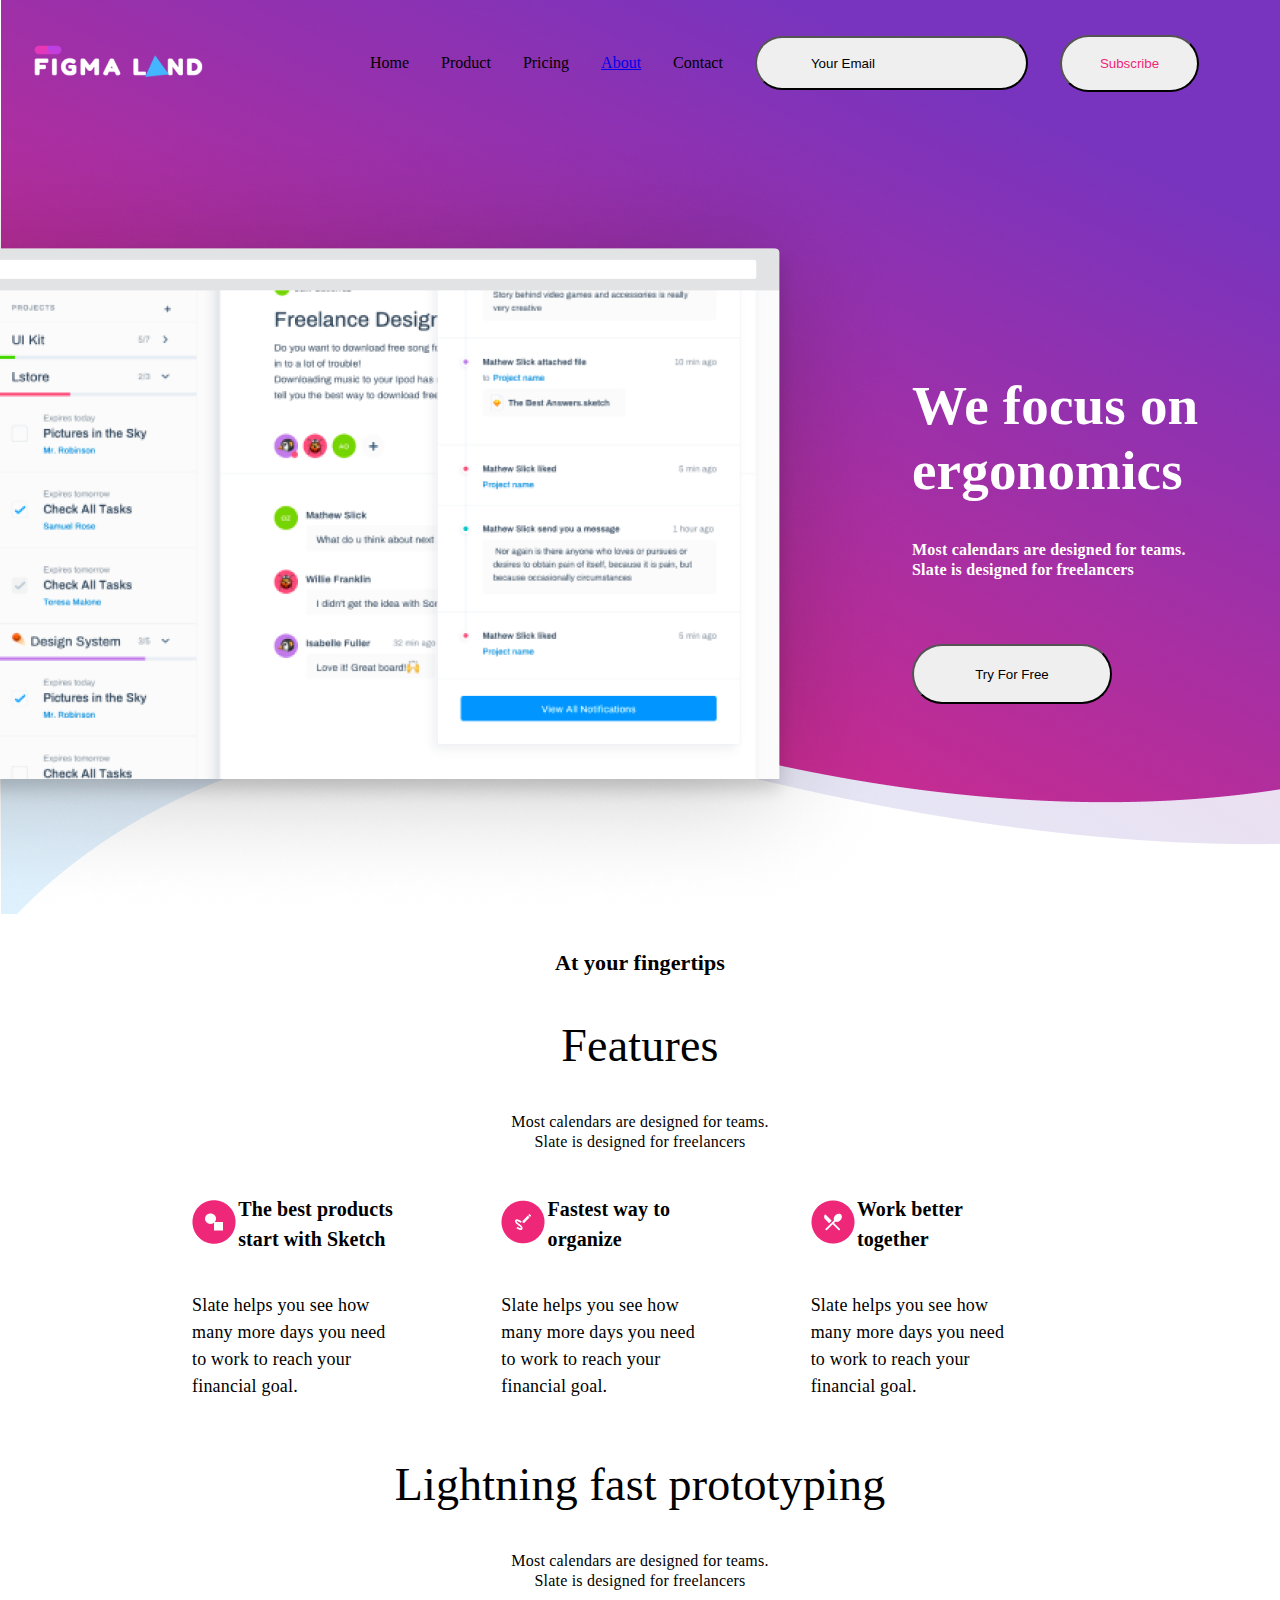
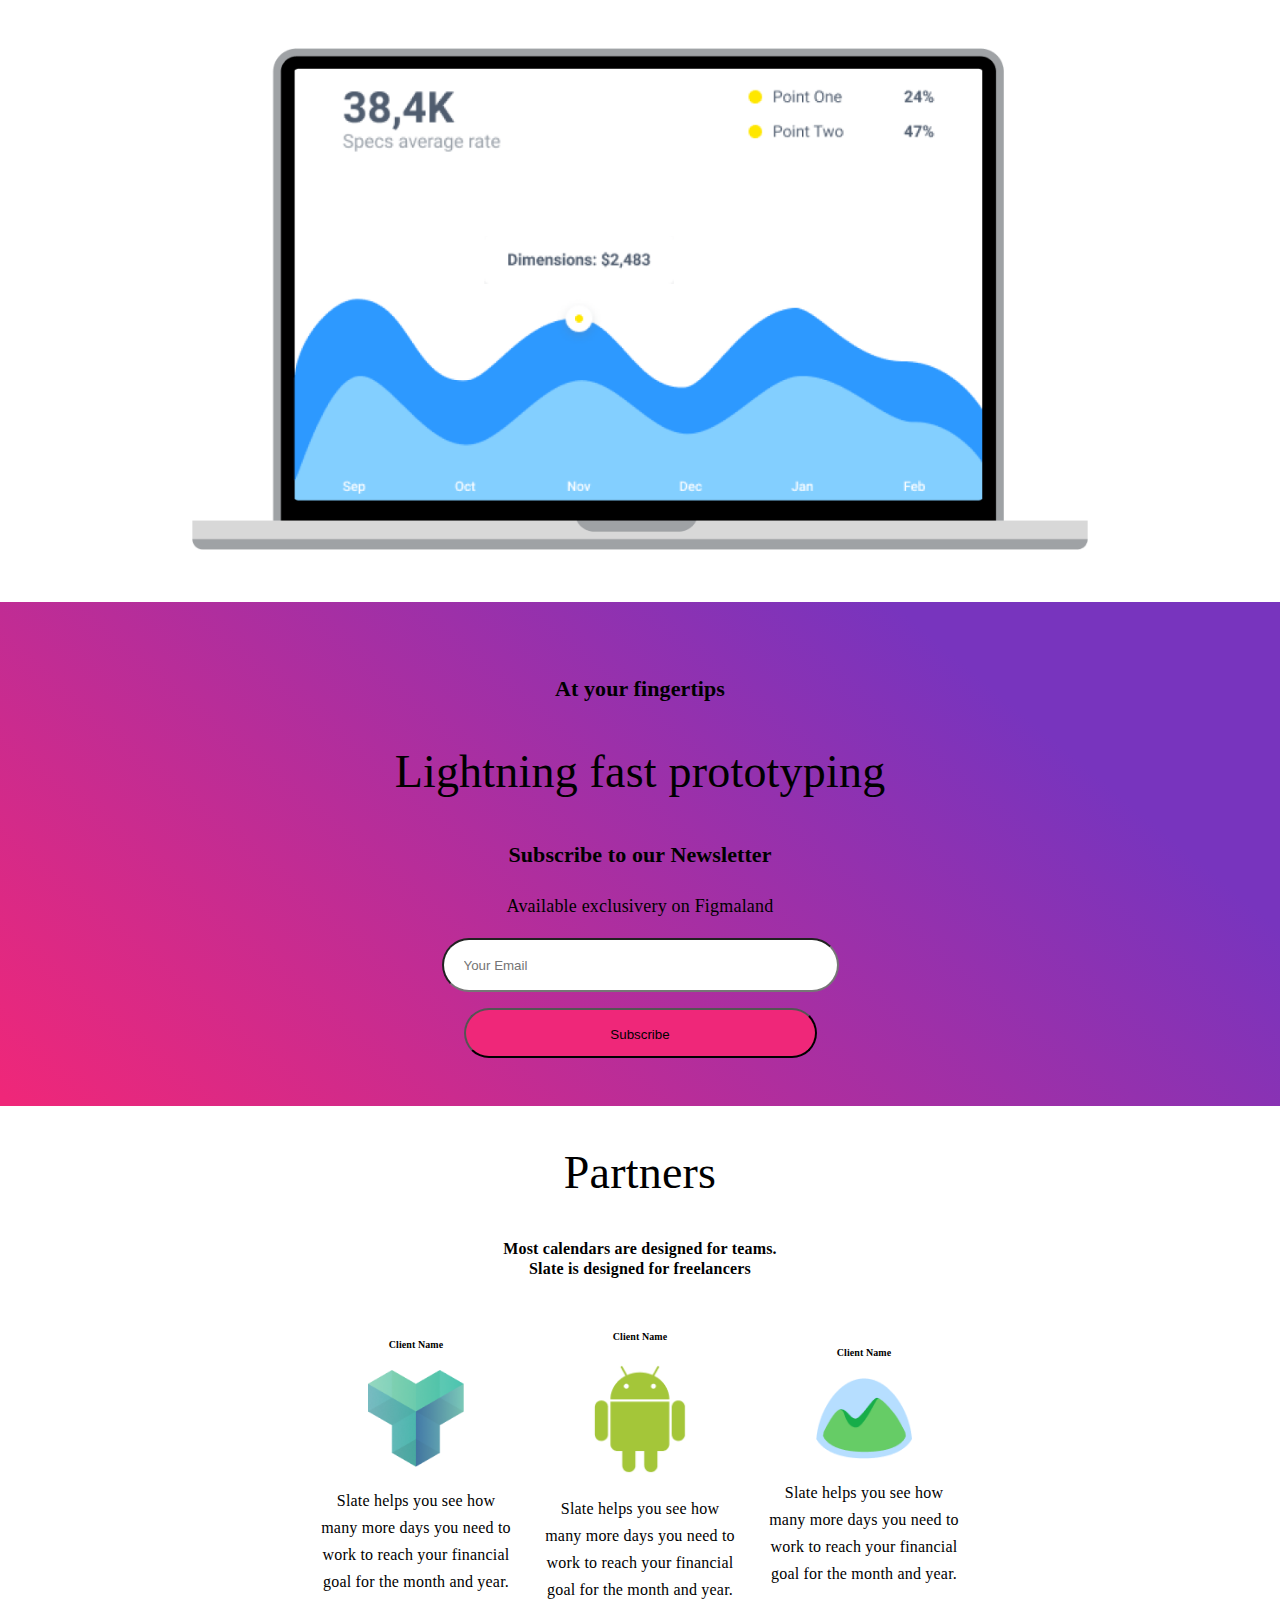
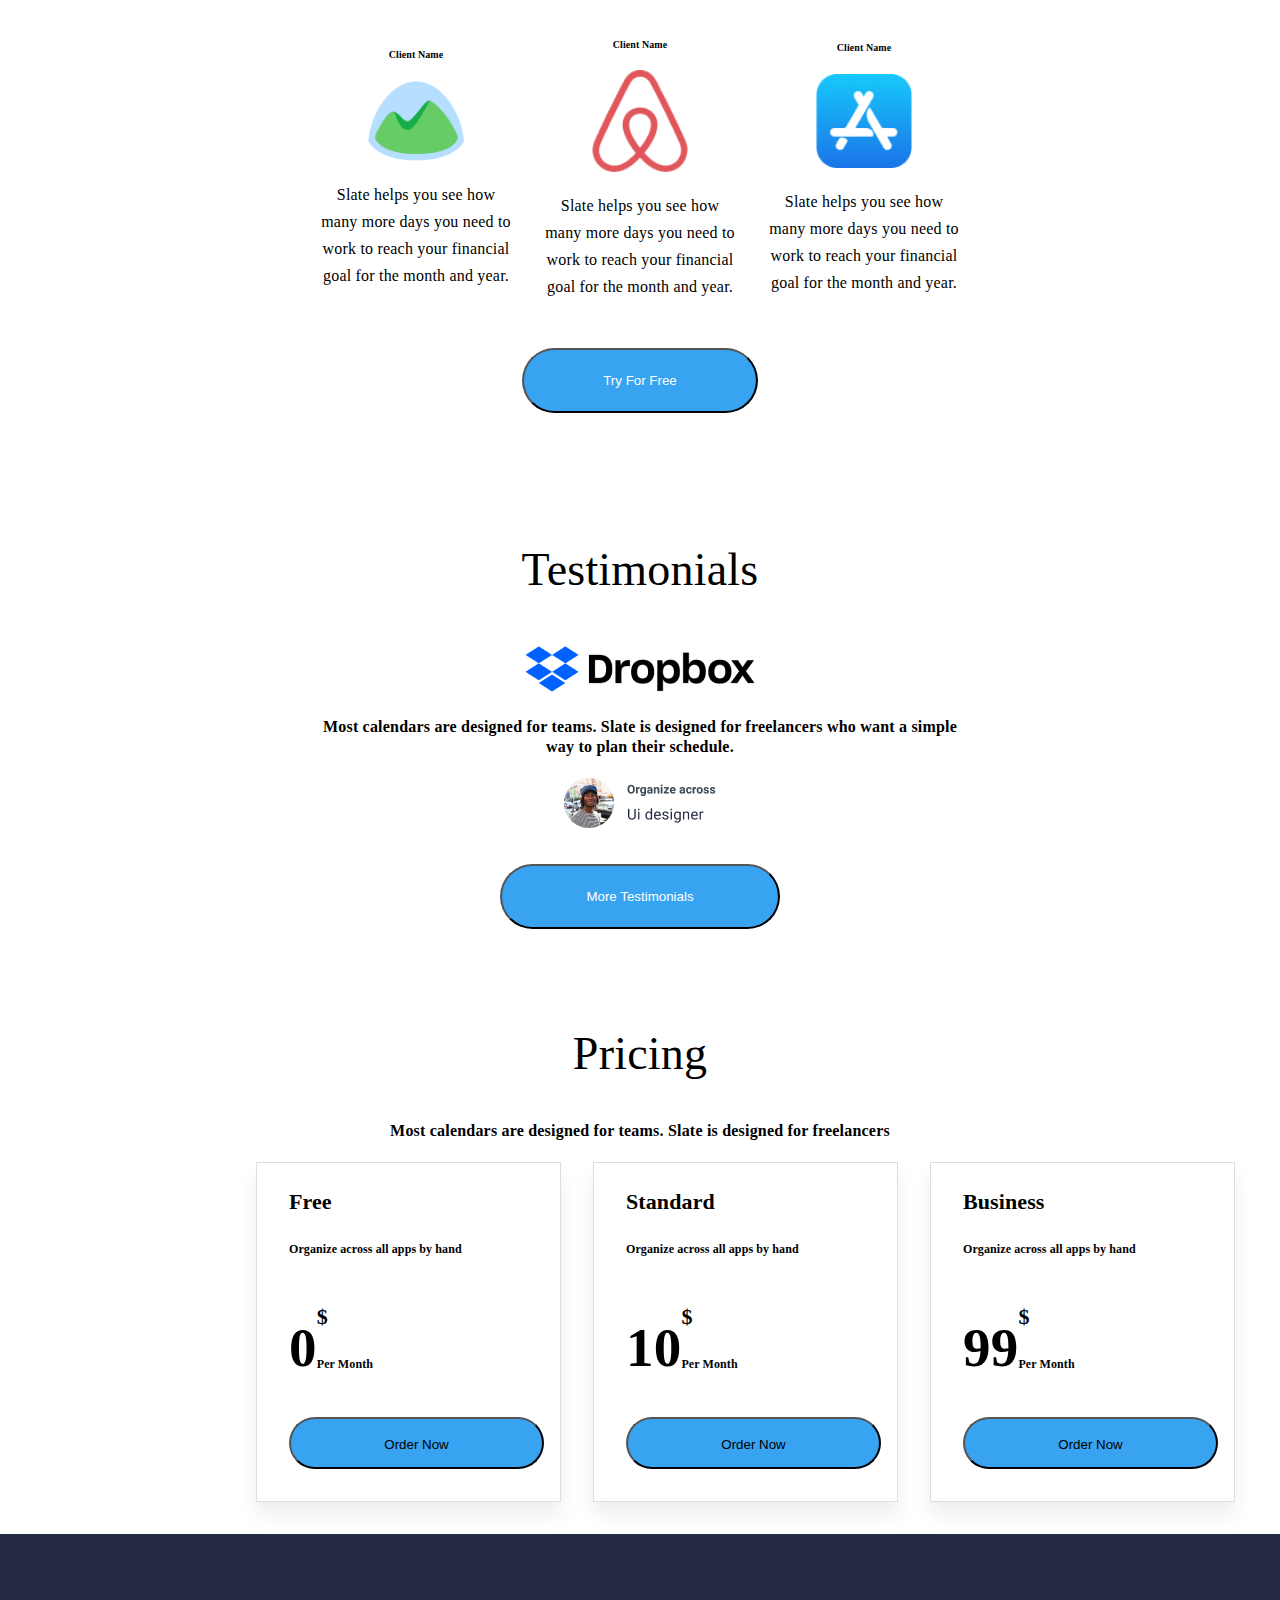
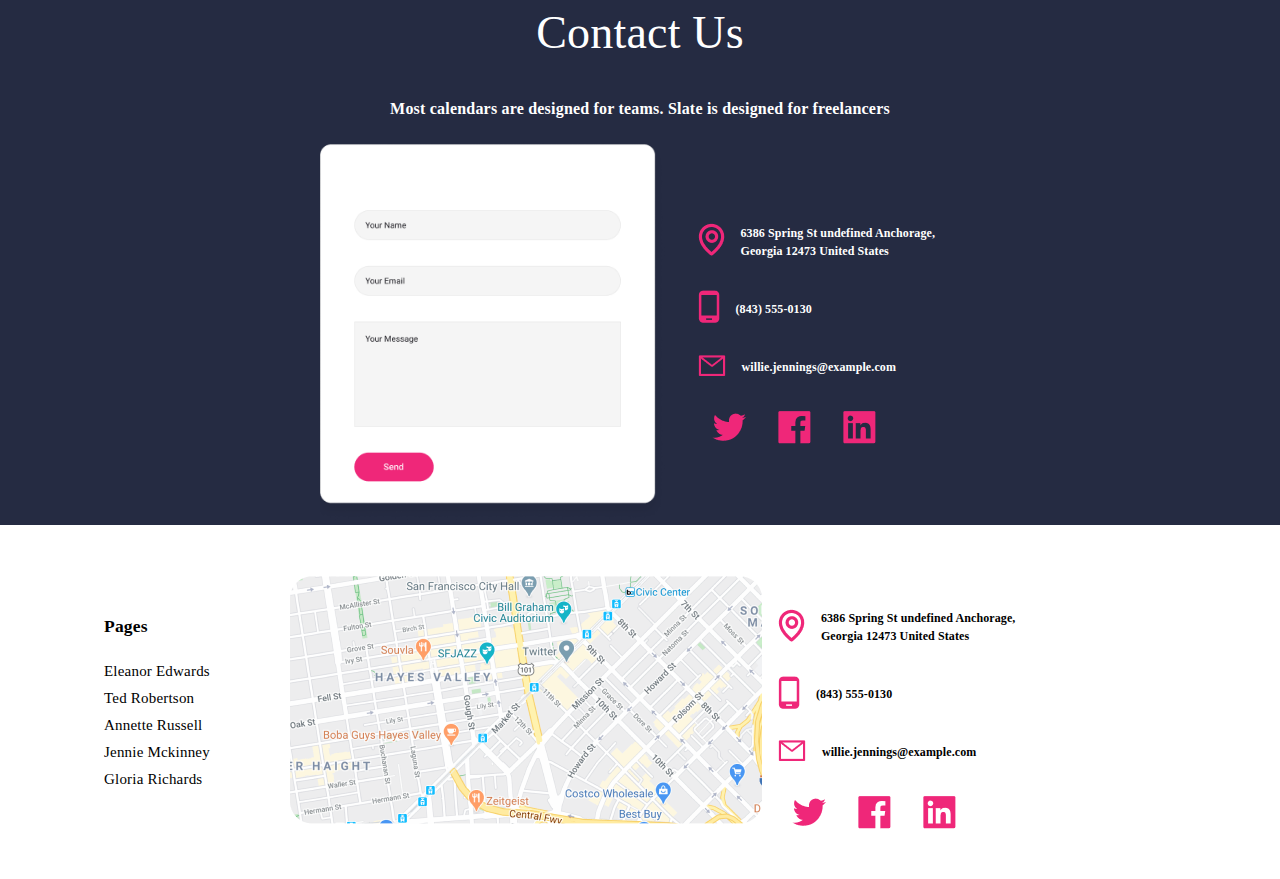
<file: index.html>
<!DOCTYPE html>
<html lang="en">
<head>
    <meta charset="UTF-8">
    <meta name="viewport" content="width=device-width, initial-scale=1.0">
    <title>figmaland</title>
    <link rel="stylesheet" href="style.css">
</head>
<body>
    <div class="container">
        <div class="headertop">
            <div class="logo">
                <img src="Rectangle 4.png" alt="logo">
            </div>
           <div class="list">
             <div class="headerlist">
                 <ul>
                     <li>Home</li>
                     <li>Product</li>
                     <li>Pricing</li>
                     <li><a href="about.html">About</a></li>
                     <li>Contact</li>
                 </ul>
             </div>
             <div class="headerbtn">
                 <div class="mailbtn">
                     <button>Your Email</button>
                 </div>
                 <div class="subscribebtn">
                     <button>Subscribe</button>
                 </div>
             </div>
           </div>
        </div>
        <div class="header">
            <div class="headercontainer">
                <img src="screen.png" alt="screen">
            </div>
            <div class="headertext">
                <h1>We focus on 
                    ergonomics 
                </h1>
                    <h4>
                        Most calendars are designed for teams.
                        Slate is designed for freelancers
                    </h4>
                    <div class="trybtn">
                        <button>Try For Free</button>
                    </div>
            </div>
        </div>
    </div>
    <div class="content">
        <div class="context">
            <h3>At your fingertips</h3>
            <h2>Features</h2>
            <h4>Most calendars are designed for teams.
                <br> Slate is designed for freelancers
            </h4>
        </div>
        <div class="bestcontent">
            <div class="bestcontent1">
                <div class="best">
                    <div class="bested">
                        <div class="bestimg">
                            <img src="ic_round-restaurant-menu.png" alt="rest">
                        </div>
                        <div class="besttext">
                          <h3> The best products start with Sketch</h3>  
                        </div>
                    </div>
                    <div class="beste">
                        <p>Slate helps you see how many 
                            more days you need to work to 
                            reach your financial goal. 
                        </p>
                    </div>
                </div>
            </div>
            <div class="bestcontent2">
                <div class="best">
                    <div class="bested">
                        <div class="bestimg">
                            <img src="logo2.png" alt="rest">
                        </div>
                        <div class="besttext">
                          <h3> Fastest way to organize</h3>  
                        </div>
                    </div>
                    <div class="beste">
                        <p>Slate helps you see how many 
                            more days you need to work to 
                            reach your financial goal. 
                        </p>
                    </div>
                </div>
            </div>
            <div class="bestcontent3">
                <div class="best">
                    <div class="bested">
                        <div class="bestimg">
                            <img src="logo4.png" alt="rest">
                        </div>
                        <div class="besttext">
                          <h3> Work better together</h3>    
                        </div>
                    </div>
                    <div class="beste">
                        <p>Slate helps you see how many 
                            more days you need to work to 
                            reach your financial goal. 
                        </p>
                    </div>
                </div>
            </div>
        </div>
    </div>
    <div class="content2">
         <h2>Lightning fast 
            prototyping </h2>
            <h4>
                Most calendars are designed for teams. <br>Slate is designed for freelancers
            </h4>
    </div>
    <div class="content3">
        <img src="@ Macbook Pro.png" alt="laptop">
    </div>
    <div class="content4">
        <div class="intro">
            <h3>At your fingertips</h3>
            <h2>Lightning fast prototyping </h2>
        </div>
        <div class="news">
            <h3>Subscribe to our Newsletter</h3>
            <p>Available exclusivery on Figmaland</p>
        </div>
        <div class="input">
            <form >
                <input type="text" placeholder="Your Email">
            </form>
        </div>
        <div class="inputed">
            <button>Subscribe</button>
        </div>
    </div>
    <div class="content5">
        <div class="contented">
            <h2>Partners</h2>
            <h4>Most calendars are designed for teams. <br>
                Slate is designed for freelancers</h4>
        </div>
        <div class="partnerscontent">
            <div class="partners1">
                <div class="client">
                    <div class="clientname">
                        <h5>Client Name</h5>
                    </div>
                    <div class="clientimg">
                        <img src="logos_apiary.png" alt="logo">
                    </div>
                    <div class="clienttext">
                        <p>Slate helps you see how 
                            many more days you need 
                           to work to reach your 
                          financial goal for 
                            the month and year.</p>
                    </div>   
                </div>
                <div class="client">
                    <div class="clientname">
                        <h5>Client Name</h5>
                    </div>
                    <div class="clientimg">
                        <img src="logos_android-icon.png" alt="logo">
                    </div>
                    <div class="clienttext">
                        <p>Slate helps you see how 
                            many more days you need 
                           to work to reach your 
                          financial goal for
                            the month and year.</p>
                    </div>   
                </div>
                <div class="client">
                    <div class="clientname">
                        <h5>Client Name</h5>
                    </div>
                    <div class="clientimg">
                        <img src="logos_basecamp.png" alt="logo">
                    </div>
                    <div class="clienttext">
                        <p>Slate helps you see how 
                            many more days you need 
                           to work to reach your 
                          financial goal for
                            the month and year.</p>
                    </div>   
                </div>
            </div>
            <div class="partners2">
                <div class="client">
                    <div class="clientname">
                        <h5>Client Name</h5>
                    </div>
                    <div class="clientimg">
                        <img src="logos_basecamp.png" alt="logo">
                    </div>
                    <div class="clienttext">
                        <p>Slate helps you see how 
                            many more days you need 
                           to work to reach your 
                          financial goal for 
                            the month and year.</p>
                    </div>   
                </div>
                <div class="client">
                    <div class="clientname">
                        <h5>Client Name</h5>
                    </div>
                    <div class="clientimg">
                        <img src="logos_airbnb.png" alt="logo">
                    </div>
                    <div class="clienttext">
                        <p>Slate helps you see how 
                            many more days you need 
                           to work to reach your 
                          financial goal for
                            the month and year.</p>
                    </div>   
                </div>
                <div class="client">
                    <div class="clientname">
                        <h5>Client Name</h5>
                    </div>
                    <div class="clientimg">
                        <img src="logos_apple-app-store.png" alt="logo">
                    </div>
                    <div class="clienttext">
                        <p>Slate helps you see how 
                            many more days you need 
                           to work to reach your 
                          financial goal for
                            the month and year.</p>
                    </div>   
                </div>
            </div>
        </div>
        <div class="partnersbtn">
            <button>Try For Free</button>
        </div>
    </div>
    <div class="testify">
        <div class="test">
            <h2>Testimonials</h2>
        </div>
        <div class="team">
            <img src="Rectangle (1).png" alt="dropbox">
        </div>
        <div class="teamed">
            <h4>Most calendars are designed for teams.  Slate is designed for freelancers who want a simple 
               <br> way to plan their schedule.
            </h4>
        </div>
        <div class="client">
            <img src="client.png" alt="clientimg">
        </div>
        <div class="more">
            <button>More Testimonials</button>
        </div>
    </div>
    <div class="price">
        <h2>Pricing</h2>
        <h4>Most calendars are designed for teams. 
            Slate is designed for freelancers</h4>
    </div>
    <div class="pricing">
        <div class="freepricecard">
            <div class="pricecardtext">
                <h3>Free</h3>
                <h5>Organize across all apps by hand</h5>
            </div>
            <div class="priced">
                <div class="money">
                    <h1>0</h1>
                </div>
                <div class="dollar">
                    <h3>$</h3>
                    <h5>Per Month</h5>
                </div>
            </div>
            <div class="orderbtn">
                <button>Order Now</button>
            </div>
        </div>
        <div class="freepricecard">
            <div class="pricecardtext">
                <h3>Standard</h3>
                <h5>Organize across all apps by hand</h5>
            </div>
            <div class="priced">
                <div class="money">
                    <h1>10</h1>
                </div>
                <div class="dollar">
                    <h3>$</h3>
                    <h5>Per Month</h5>
                </div>
            </div>
            <div class="orderbtn">
                <button>Order Now</button>
            </div>
        </div>
        <div class="freepricecard">
            <div class="pricecardtext">
                <h3>Business</h3>
                <h5>Organize across all apps by hand</h5>
            </div>
            <div class="priced">
                <div class="money">
                    <h1>99</h1>
                </div>
                <div class="dollar">
                    <h3>$</h3>
                    <h5>Per Month</h5>
                </div>
            </div>
            <div class="orderbtn">
                <button>Order Now</button>
            </div>
        </div>
    </div>
    <div class="contact">
        <div class="contacted">
            <h2>Contact Us </h2>
            <h4> Most calendars are designed for teams. 
                Slate is designed for freelancers </h4>
        </div>
        <div class="contact2">
            <div class="contactimg">
                <img src="right.png" alt="img">
            </div>
            <div class="contacttext">
                <div class="location">
                    <div class="locationimg">
                        <img src="bx_bx-map.png" alt="">
                    </div>
                    <div class="locationtext">
                        <h5>6386 Spring St undefined Anchorage, 
                            Georgia 12473 United States
                        </h5>
                    </div>
                </div>
                <div class="phone">
                    <div class="phoneimg">
                        <img src="Vector (1).png" alt="">
                    </div>
                    <div class="phonetext">
                        <h5>(843) 555-0130
                        </h5>
                    </div>
                </div>
                <div class="mail">
                    <div class="mailimg">
                        <img src="mail.png" alt="">
                    </div>
                    <div class="mailtext">
                        <h5>willie.jennings@example.com
                        </h5>
                    </div>
                </div>
                <div class="socials">
                    <img src="social.png" alt="">
                </div>
            </div>
        </div>
    </div>
    <div class="footer">
        <div class="footend">
            <div class="footerpage">
                <ul>
                    <li><h3>Pages</h3></li>
                    <li>Eleanor Edwards</li>
                    <li>Ted Robertson</li>
                    <li>Annette Russell</li>
                    <li>Jennie Mckinney</li>
                    <li>Gloria Richards</li>
                </ul>
            </div>
            <div class="map">
                <img src="map.png" alt="map">
            </div>
        </div>
        <div class="contact3">
            <div class="contacttext">
                <div class="location">
                    <div class="locationimg">
                        <img src="bx_bx-map.png" alt="">
                    </div>
                    <div class="locationtext">
                        <h5>6386 Spring St undefined Anchorage,<br> 
                            Georgia 12473 United States
                        </h5>
                    </div>
                </div>
                <div class="phone">
                    <div class="phoneimg">
                        <img src="Vector (1).png" alt="">
                    </div>
                    <div class="phonetext">
                        <h5>(843) 555-0130
                        </h5>
                    </div>
                </div>
                <div class="mail">
                    <div class="mailimg">
                        <img src="mail.png" alt="">
                    </div>
                    <div class="mailtext">
                        <h5>willie.jennings@example.com
                        </h5>
                    </div>
                </div>
                <div class="socials">
                    <img src="social.png" alt="">
                </div>
            </div>
        </div>
    </div>
</body>
</html>
</file>
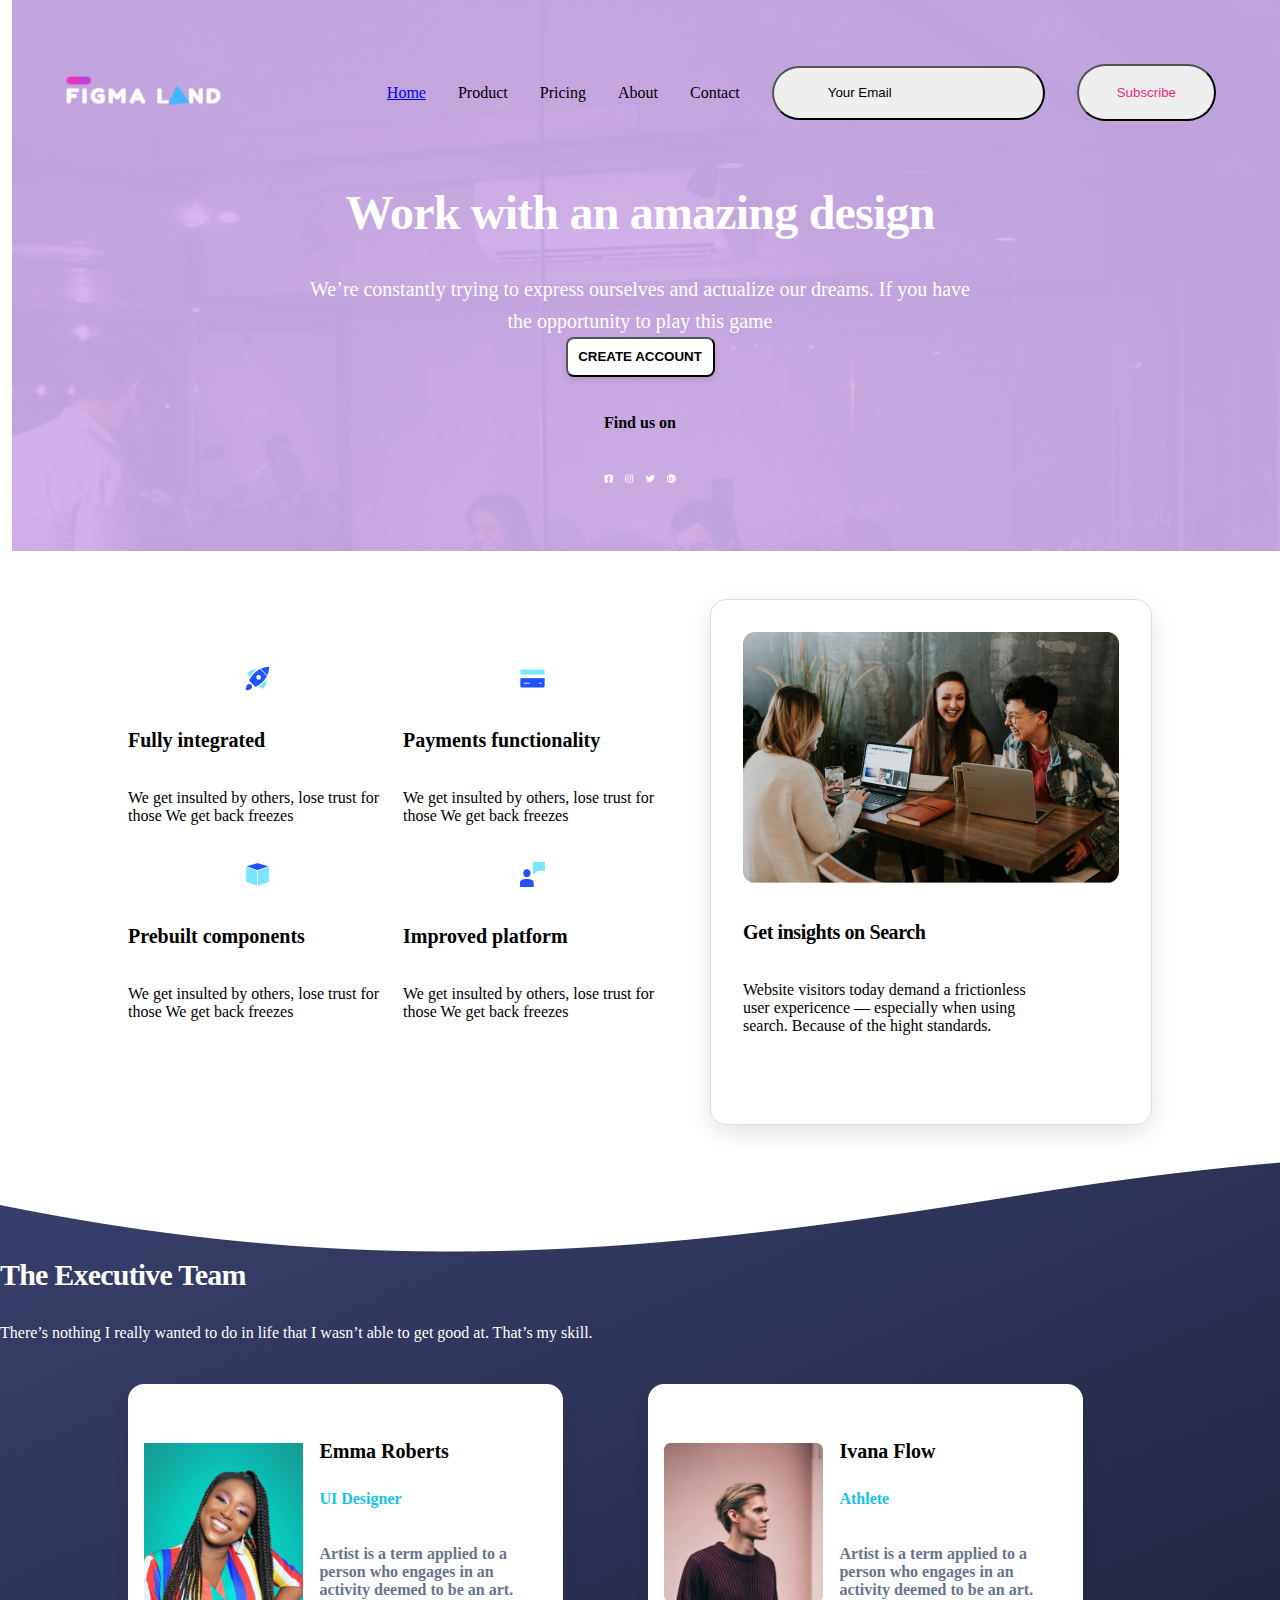
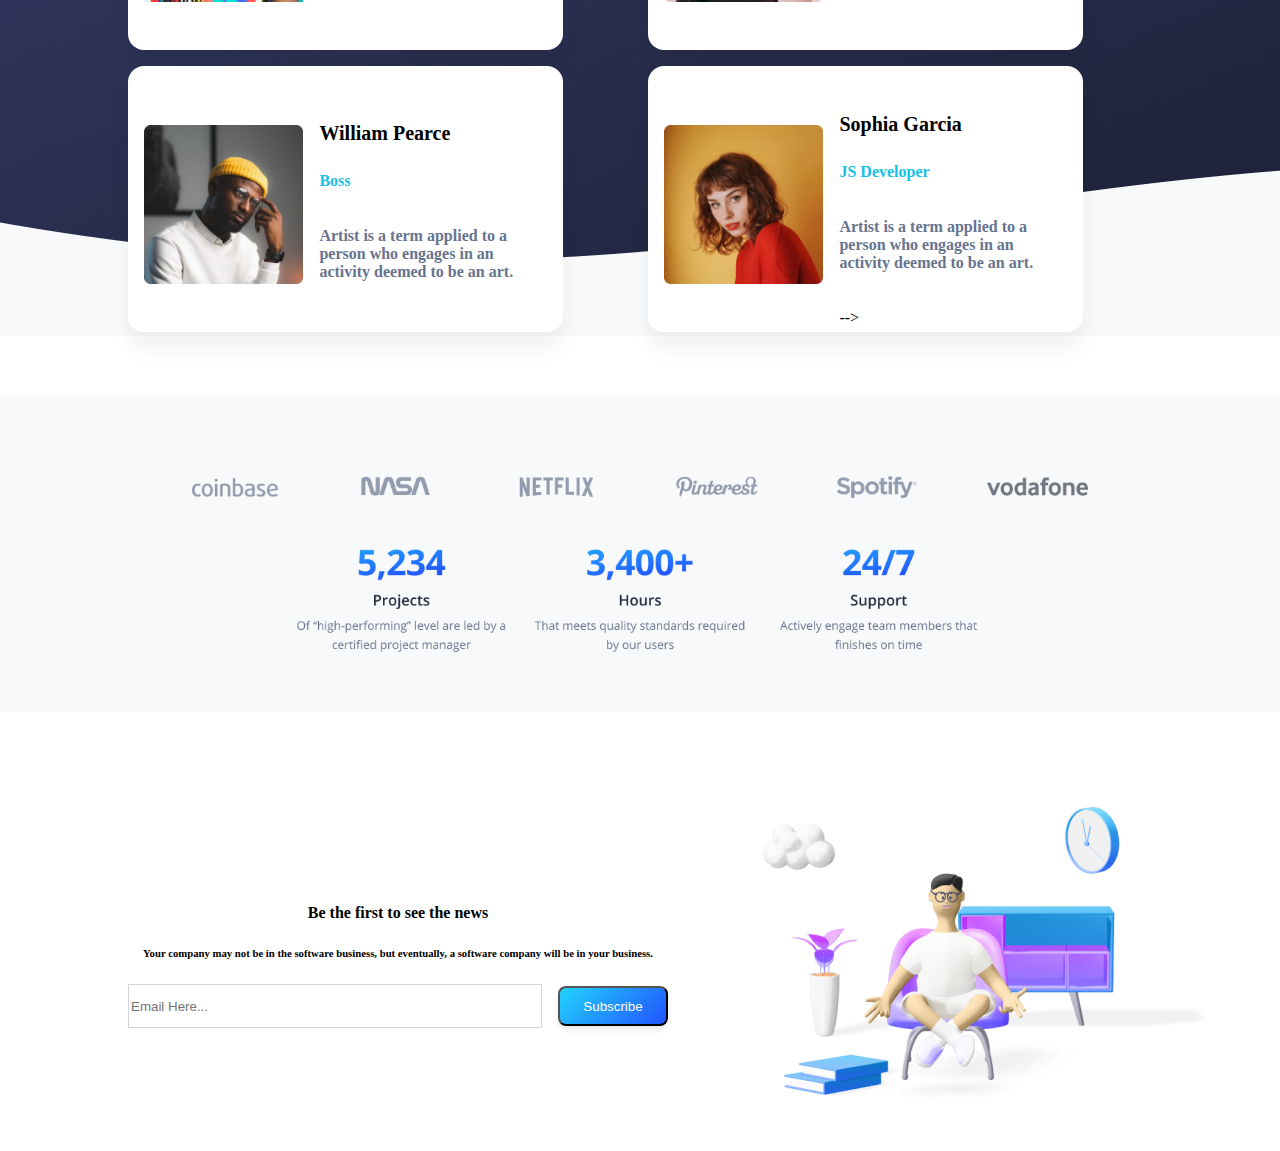
<file: about.html>
<!DOCTYPE html>
<html lang="en">
<head>
    <meta charset="UTF-8">
    <meta name="viewport" content="width=device-width, initial-scale=1.0">
    <title>Document</title>
    <link rel="stylesheet" href="about.css">
</head>
<body>
    <div class="headercontainer">
        <div class="headertop">
            <div class="logo">
                <img src="Rectangle 4.png" alt="logo">
            </div>
           <div class="list">
             <div class="headerlist">
                 <ul>
                     <li><a href="index.html">Home</a></li>
                     <li>Product</li>
                     <li>Pricing</li>
                     <li>About</li>
                     <li>Contact</li>
                 </ul>
             </div>
             <div class="headerbtn">
                 <div class="mailbtn">
                     <button>Your Email</button>
                 </div>
                 <div class="subscribebtn">
                     <button>Subscribe</button>
                 </div>
             </div>
           </div>
        </div>
        <div class="Tayo">
            <h1><b>Work with an amazing design</b></h1>
            <p>We’re constantly trying to express ourselves and actualize our dreams. If you have the opportunity to play this game</p>
            <div class="Tayobtn">
                <button><b>CREATE ACCOUNT</b></button>
            </div>
        </div>
        <div class="find">
            <H6>Find us on</H6>
            <div class="finder">
                <img src="Social Icons Group.png" alt="media">
            </div>
        </div>
    </div>
    <div class="fullcard">
        <div class="intern">
            <div class="intecard">
                <div class="intel">
                    <div class="intelimg">
                        <img src="Group.png" alt="airplane">
                    </div>
                    <h5>Fully integrated</h5>
                    <h6>We get insulted by others, lose trust for those We get back freezes</h6>
                </div>
                <div class="intel">
                    <div class="intelimg">
                        <img src="Info.png" alt="card">
                    </div>
                    <h5>Payments functionality</h5>
                    <h6>We get insulted by others, lose trust for those We get back freezes</h6>
                </div>
            </div>
            <div class="intecard">
                <div class="intel">
                    <div class="intelimg">
                        <img src="box.png" alt="airplane">
                    </div>
                    <h5>Prebuilt components</h5>
                    <h6>We get insulted by others, lose trust for those We get back freezes</h6>
                </div>
                <div class="intel">
                    <div class="intelimg">
                        <img src="contact.png" alt="card">
                    </div>
                    <h5>Improved platform</h5>
                    <h6>We get insulted by others, lose trust for those We get back freezes</h6>
                </div>
            </div>
        </div>
       
        <div class="insights">
            <div class="insightimg">
                <img src="Mask Group.png" alt="mask">
            </div>
            <div class="insight">
                <h5>Get insights on Search</h5>
                <h6>Website visitors today demand a frictionless user expericence — especially when using search. Because of the hight standards.</h6>
         </div>
        </div>
    </div>
    <div class="style">
        <div class="styletext">
            <h3><b>The Executive Team</b></h3>
            <h6>There’s nothing I really wanted to do in life that I wasn’t able to get good at. That’s my skill.</h6>
        </div>
        <div class="Standard">
            <div class="Slate">
                <div class="suit">
                    <div class="suitimg">
                        <img src="Image.png" alt="Image">
                    </div>
                    <div class="suittext">
                      <h4>Emma Roberts</h4>
                     <h5>UI Designer</h5>
                     <h6>Artist is a term applied to a person who engages in an activity deemed to be an art.</h6>    
                    </div>
                </div>
                <div class="suit">
                    <div class="suitimg">
                        <img src="Man Group.png" alt="Image">
                    </div>
                    <div class="suittext">
                        <h4>William Pearce</h4>
                        <h5>Boss</h5>
                        <h6>Artist is a term applied to a person who engages in an activity deemed to be an art.</h6>
                    </div>
                </div>
            </div>
            <div class="Slate">
                <div class="suit">
                    <div class="suitimg">
                        <img src="Mask Group (3).png" alt="Image">
                    </div>
                    <div class="suittext">
                        <h4>Ivana Flow</h4>
                        <h5>Athlete</h5>
                        <h6>Artist is a term applied to a person who engages in an activity deemed to be an art.</h6>
                    </div>
                </div>
                
                <div class="suit">
                    <div class="suitimg">
                        <img src="Mask Group (1).png" alt="Image">
                    </div>
                    <div class="suittext">
                        <h4>Sophia Garcia</h4>
                        <h5>JS Developer</h5>
                        <h6>Artist is a term applied to a person who engages in an activity deemed to be an art.</h6> -->
                    </div>
                </div>
            </div>
        </div>
    </div>
   <div class="section4">
    <div class="socialimg">
        <img src="Brands Logo Group.png" alt="brand">
    </div>
    <div class="advert">
        <img src="Texts Cards Group.png" alt="text">
    </div>
   </div>
   <div class="section5">
    <div class="sectioned">
        <div class="section5text">
            <h4>Be the first to see the news</h4>
            <h6>Your company may not be in the software business, but eventually, a software company will be in your business.</h6>
         </div>
         <div class="section5btn">
            <div class="sectioninput">
             <form >
                 <input type="text" placeholder="Email Here...">
              </form> 
            </div>
            <div class="sectionsub">
                <button>Subscribe</button>
            </div>
         </div>
    </div>
     <div class="section5img">
        <img src="Image (1).png" alt="picture">
     </div>
   </div>
   
</body>
</html>
</file>
<file: style.css>
body {
 margin: 0;
 padding: 0;
 box-sizing: border-box;
 overflow-x: hidden;
}
.headertop {
    padding: 2rem;
    display: flex;
    gap: 7rem;
}
.headerlist li {
 list-style: none;
}
.headerlist ul {
    display: flex;
 align-items: center;
 gap: 2rem;
}
.list {
    display: flex;
    align-items: center;
    gap: 2rem;
}
.headerbtn {
    display: flex;
    align-items: center;
    gap :2rem;
}
.logo img {
    width :100%;
}
.mailbtn button {
    /* width: 273px;
 padding: 10px 39px 10px 10px;
 border-radius: 39px 39px 39px 39px;
 border: 1px 1px 1px 1px;
 opacity: 0px; */
 width: 273px;
 padding: 10px 100px 10px 3px;
 border-radius: 39px 39px 39px 39px;
 border: 1px 1px 1px 1px;
 opacity: 0px; 
 height: 54px;
}
.mailbtn {
    color: white;
}
.subscribebtn button{
    /* width: 141px;
 height: Hug (54px)px;
 padding: 10px 38px 10px 10px;
 gap: 10px;
 border-radius: 35px 35px 35px 35px;
 opacity: 0px;
 text-align: center; */
 width: Hug (141px)px;
 height: Hug (54px)px;
 padding: 19px 38px 19px 38px;
 gap: 10px;
 border-radius: 35px 35px 35px 35px;
 opacity: 0px;
 text-align: center;
 color: #EF2779;
}
.subscribebtn {
    color:  #EF2779;
    align-items: center;
}
.header {
    display: flex;
     align-items: center;
     gap: 0rem;
}
.headertext h1 {
 font-family: Roboto;
 font-size: 55px;
 font-weight: 600;
 line-height: 65.5px;
 letter-spacing: 0.20000000298023224px;
 text-align: left;
 width: 90%;
 color: white;
}
.headertext h4 {
font-family: Roboto;
font-size: 16px;
font-weight: 700;
line-height: 20px;
letter-spacing: 0.20000000298023224px;
text-align: left;
width : 80%;
color: white;
}
.trybtn button {
    width: 200px;
 height: 60px;
 padding: 10px 0px 10px 0px;
 border-radius: 35px 35px 35px 35px;
 opacity: 0px;
} 
.trybtn {
    margin-top: 4rem;
}
.container {
    background-image: url(/back.png);
}
.content{
    margin-top: 2rem;
}
.context h3 {
 font-family: Roboto;
 font-size: 22px;
 font-weight: 700;
 line-height: 33px;
 letter-spacing: 0.10000000149011612px;
 text-align: center;
}
.context h2 {
 font-family: Roboto;
 font-size: 46px;
 font-weight: 400;
 line-height: 57px;
 letter-spacing: 0.20000000298023224px;
 text-align: center;
}
.context h4 {
 font-family: Roboto;
 font-size: 16px;
 font-weight: 500;
 line-height: 20px;
 letter-spacing: 0.20000000298023224px;
 text-align: center;
}
.best {
    width: 100%;
}
.bested {
    display: flex;
    align-items: center;
}
.bestimg img {
    width: auto;
}
.bestimg {
    width: 20%;
}
.besttext h3 {
 font-family: Roboto;
 font-size: 20px;
 font-weight: 600;
 line-height: 30px;
 letter-spacing: 0.10000000149011612px;
 width: 70%;
}
.besttext {
    width: 100%;
}
.beste p {
 font-family: Roboto;
 font-size: 18px;
 font-weight: 400;
 line-height: 27px;
 letter-spacing: 0.20000000298023224px;
 text-align: left;
 width: 70%;
}
.bestcontent1 {
    width: 100%;
}
.bestcontent2 {
    width : 100%;
}
.bestcontent3 {
    width : 100%;
}
.bestcontent {
    display: flex;
    gap: 2rem;
    width: 70%;
    margin: auto;
    align-items: center
}
.content2 h2 {
 font-family: Roboto;
 font-size: 46px;
 font-weight: 400;
 line-height: 57px;
 letter-spacing: 0.20000000298023224px;
 text-align: center;
}
.content2 h4 {
 font-family: Roboto;
 font-size: 16px;
 font-weight: 400;
 line-height: 20px;
 letter-spacing: 0.20000000298023224px;
 text-align: center;
}
.content3 img {
    width: 100%;
}
.content3{
    width: 70%;
 height: Hug (685px)px;
 padding: 35.75px 0px 0px 0px;
 gap: 17.88px;
 opacity: 0px;
 text-align: center;
 margin: auto;
}
.intro h3 {
 font-family: Roboto;
 font-size: 22px;
 font-weight: 700;
 line-height: 33px;
 letter-spacing: 0.10000000149011612px;
 text-align: center;
}
.intro h2 {
 font-family: Roboto;
 font-size: 46px;
 font-weight: 400;
 line-height: 57px;
 letter-spacing: 0.20000000298023224px;
 text-align: center;
}
.news h3 {
 font-family: Roboto;
 font-size: 22px;
 font-weight: 700;
 line-height: 33px;
 letter-spacing: 0.10000000149011612px;
 text-align: center;
}
.news p {
 font-family: Roboto;
 font-size: 18px;
 font-weight: 400;
 line-height: 27px;
 letter-spacing: 0.20000000298023224px;
 text-align: center;
}
.inputed button {
    width:  353px;
 height: 50px;
 padding: 17px 35px 17px 35px;
 gap: 40px;
 border-radius: 35px 35px 35px 35px;
 opacity: 0px;
 background-color: #EF2779;
}
.inputed{
    text-align: center;
}
.content4 {
    background:  linear-gradient(39.97deg, #EF2779 0.79%, #7834BE 79.29%);
    gap: 10px;
    opacity: 0px; 
    padding: 3rem 0rem 3rem 0rem; 
    margin-top: 3rem;  
}
.content5 {
    margin-top: 2rem;
}
.partnerscontent {
    margin-top: 2rem;
}
form input {
    width:  353px;
    height: 30px;
    padding: 10px 20px 10px 20px;
     /* gap : 40px; */
    border-radius: 35px 35px 35px 35px;
    opacity: 0px;
    /* text-align: center; */
    margin-bottom: 1rem;
}
form {
    text-align: center;
}
.testify {
    margin-top: 2rem;
}
.contented h2 {
 font-family: Roboto;
 font-size: 46px;
 font-weight: 400;
 line-height: 57px;
 letter-spacing: 0.20000000298023224px;
 text-align: center;
}
.contented h4{
 font-family: Roboto;
 font-size: 16px;
 font-weight: 700;
 line-height: 20px;
 letter-spacing: 0.20000000298023224px;
 text-align: center;
}
.clientname {
 font-family: Roboto;
 font-size: 12px;
 font-weight: 700;
 line-height: 18px;
 letter-spacing: 0.10000000149011612px;
 text-align: center;
}
.clientimg img{
    width: 100%;
}
.clientimg {
    text-align: center;
    width: 50%;
    margin: auto;
}
.clienttext{
 font-family: Roboto;
 font-size: 16px;
 font-weight: 400;
 line-height: 27px;
 letter-spacing: 0.20000000298023224px;
 text-align: center;
 width: 100%;
}
.partners1 {
    display: flex;
    align-items: center;
    gap: 2rem;
    justify-content: center;
    margin: auto;
    width: 50%;
    text-align: center;
}
.partners2 {
    display: flex;
    align-items: center;
    gap: 2rem;
    justify-content: center;
    margin: auto;
    width: 50%;
    text-align: center;
}
.partnersbtn button{
    width: 236px;
 height:  65px;
 padding: 16px 0px 16px 0px;
 border-radius: 35px 35px 35px 35px;
 text-align: center;
 background-color: #38A3F1;
 color: white;
 align-content: center;
}
.partnersbtn {
    align-items: center;
    text-align: center;
    margin: 2rem 0rem 8rem 0rem;
}
.test h2 {
 font-family: Roboto;
 font-size: 46px;
 font-weight: 400;
 line-height: 57px;
 letter-spacing: 0.20000000298023224px;
 text-align: center;
 margin-bottom: 3rem;
}
.teamed h4 {
 font-family: Roboto;
 font-size: 16px;
 font-weight: 700;
 line-height: 20px;
 letter-spacing: 0.20000000298023224px;
 text-align: center;
 width: 100%;
}
.more button {
    width: 280px;
 height: 65px;
 padding: 16px 47px 16px 47px;
 border-radius: 35px 35px 35px 35px;
 margin-top: 2rem;
 text-align: center;
 background-color:  #38A3F1;
 color: white;
}
.more {
    text-align: center;
    margin-bottom: 3rem;
}
.client {
    text-align: center;
}
.team {
    text-align: center;
}
.price {
    margin-top: 6rem;
}
.price h2{
 font-family: Roboto;
 font-size: 46px;
 font-weight: 400;
 line-height: 57px;
 letter-spacing: 0.20000000298023224px;
 text-align: center;
}
.price h4 {
 font-family: Roboto;
 font-size: 16px;
 font-weight: 700;
 line-height: 20px;
 letter-spacing: 0.20000000298023224px;
 text-align: center;
}
.pricecardtext h3{
    font-family: Roboto;
    font-size: 22px;
    font-weight: 700;
    line-height: 33px;
    letter-spacing: 0.10000000149011612px;
    text-align: left;    
}
.pricecardtext h5 {
 font-family: Roboto;
 font-size: 12px;
 font-weight: 700;
 line-height: 18px;
 letter-spacing: 0.10000000149011612px;
 text-align: left;
}
.money h1 {
 font-family: Roboto;
 font-size: 55px;
 font-weight: 900;
 line-height: 65.5px;
 letter-spacing: 0.20000000298023224px;
 text-align: left;
}
.dollar h3{
    font-family: Roboto;
    font-size: 22px;
    font-weight: 700;
    line-height: 33px;
    letter-spacing: 0.10000000149011612px;
    text-align: left;    
}
.dollar h5 {
    font-family: Roboto;
    font-size: 12px;
    font-weight: 700;
    line-height: 18px;
    letter-spacing: 0.10000000149011612px;
    text-align: left
}
.priced {
    display: flex;
    align-self: center;
}
.orderbtn button {
    width: 255px;
 height: 52px;
 padding: 18px 38px 18px 38px;
 gap: 10px;
 border-radius: 35px 35px 35px 35px;
 opacity: 0px;
 background: #38A3F1;
}
.orderbtn button :hover {
    border:  1px solid#38A3F1;
    background-color: white;
    color: rgba(239, 39, 121, 1);
}
.orderbtn{
    text-align: center;
    padding-right: 1rem;
}
.pricing {
    display: flex;
    gap: 2rem;
    text-align: center;
    margin: auto;
    width: 60%;
}
.pricing :hover {
  background: linear-gradient(3939.97deg, #EF2779 0.79%, #7834BE 79.29%);
 color: white;
}
.freepricecard {
    border: 1px solid #DEDEDE;
    box-shadow: 0px 13px 19px 0px #00000012;
    padding: 0rem 0rem 2rem 2rem;
}
.contacted h2 {
 font-family: Roboto;
 font-size: 46px;
 font-weight: 400;
 line-height: 57px;
 letter-spacing: 0.20000000298023224px;
 text-align: center;
}
.contacted h4 {
 font-family: Roboto;
 font-size: 16px;
 font-weight: 700;
 line-height: 20px;
 letter-spacing: 0.20000000298023224px;
 text-align: center;
}
.locationtext h5 {
 font-family: Roboto;
 font-size: 12px;
 font-weight: 600;
 line-height: 18px;
 letter-spacing: 0.10000000149011612px;
 width: 100%;
 text-align: left;
}
.locationimg img {
    width: auto;
}
.location {
    display: flex;
    align-items: center;
    gap: 1rem;
}
.phonetext h5 {
    font-family: Roboto;
    font-size: 12px;
    font-weight: 700;
    line-height: 18px;
    letter-spacing: 0.10000000149011612px;
    text-align: left;
}
.phone{
    display: flex;
    align-items: center;
    gap: 1rem;
}
.phoneimg img {
    width: auto;
}
.mailtext h5 {
    font-family: Roboto;
    font-size: 12px;
    font-weight: 700;
    line-height: 18px;
    letter-spacing: 0.10000000149011612px;
    text-align: left;
}
.mail{
    display: flex;
    align-items: center;
    gap: 1rem;
}
.mailimg img {
    width: auto;
}
.contact2 {
    display: flex;
    align-items: center;
    gap: 2rem;
    width: 50%;
    margin: auto;
}
.contactimg img {
    width:100%;
}
.contactimg {
    width : 80%;
}
    

.contact {
    background: #252B42;
    color: white;
    padding-top: 2rem;
    margin-top: 2rem;
}
.footer {
    display: flex;
    align-items: center;
    gap: 1rem;
    width: 90%;
    margin: auto;
    margin-top: 2rem;
    margin-bottom: 2rem;
}
.footerpage li {
    list-style: none;
 font-family: Roboto;
 font-size: 15px;
 font-weight: 400;
 line-height: 27px;
 letter-spacing: 0.20000000298023224px;
 text-align: left;
}
.contact3 {
    padding-top: 2rem;
}
.footend {
    display: flex;
    align-items: center;
    gap: 5rem;
}
</file>
<file: about.css>
body { 
margin: 0;
padding: 0;
box-sizing: border-box;
overflow-x: hidden;
}
.headertop {
padding: 2rem;
display: flex;
gap: 7rem;
}
.headerlist li {
list-style: none;
}
.headerlist ul {
display: flex;
align-items: center;
gap: 2rem;
}
.list {
 display: flex;
 align-items: center;
 gap: 2rem;
   }
.headerbtn {
 display: flex;
align-items: center;
 gap :2rem;
 }
.logo img {
    width :100%;
}
.mailbtn button {
 width: 273px;
 padding: 10px 100px 10px 3px;
 border-radius: 39px 39px 39px 39px;
 border: 1px 1px 1px 1px;
 opacity: 0px; 
 height: 54px;
 /* width: Fixed (273px)px;
 height: Hug (54px)px;
 padding: 19px 39px 19px 39px;
 gap: 64px;
 border-radius: 39px 39px 39px 39px;
 border: 1px 1px 1px 1px;
 opacity: 0px; */
}
.mailbtn {
    color: white;
}
.subscribebtn button{
    /* width: 141px;
 height: Hug (54px)px;
 padding: 10px 38px 10px 10px;
 gap: 10px;
 border-radius: 35px 35px 35px 35px;
 opacity: 0px; */
 width: Hug (141px)px;
 height: Hug (54px)px;
 padding: 19px 38px 19px 38px;
 gap: 10px;
 border-radius: 35px 35px 35px 35px;
 opacity: 0px;
 text-align: center;
 color: #EF2779;
}
/* .subscribebtn {
    color:  #EF2779;
    align-items: center;
} */
.Tayo h1 {
 font-family: Open Sans;
 font-size: 48px;
 font-weight: 700;
 letter-spacing: -0.0167em;
 text-align: center;
 color: white;
}
.Tayo p {
    font-family: Open Sans;
 font-size: 20px;
 font-weight: 400;
 line-height: 32px;
 text-align: center;
 width: 55%;
 color: white;
 margin: auto;
}
.Tayobtn button {
    box-shadow: 0px 2px 4px -1px #00000012;

  box-shadow: 0px 4px 7px -1px #0000001C;
  background-color: white;
  width: 149px;
 height: 40px;
 gap: 0px;
 border-radius: 8px 8px 8px 8px;  
 opacity: 0px;
 text-align: center;
}
.Tayobtn {
    align-items: center;
    color: black;
    text-align: center;
}
.find h6{
    font-family: Open Sans;
    font-size: 16px;
    font-weight: 600;
    text-align: center;    
}
.finder img {
    width: 30%;
}
.finder {
    width: 20%;
    text-align: center;
    margin: auto;
}
.find {
    text-align: center;
}
.headercontainer {
    background-image: url(/Background2.png);
    padding: 2rem 2rem 4rem 2rem; 
    margin-bottom: 3rem;
}
.intel h5 {
 font-family: Open Sans;
 font-size: 20px;
 font-weight: 600;
 text-align: left;
}
.intel h6 {
 font-family: Open Sans;
 font-size: 16px;
 font-weight: 400;
 /* line-height: 26px; */
 text-align: left;
}
.intelimg {
    text-align: center;
    /* width: 80%;
    margin: auto; */
}
.intecard {
    display: flex;
    align-items: center;
    gap: 1rem;
}
.intern {
    width: 80%;
}
.insight h5 {
    font-family: Open Sans;
 font-size: 20px;
 font-weight: 600;
 letter-spacing: -0.02em;
 text-align: left;
 width: 80%;
}
.insight h6 {
 font-family: Open Sans;
 font-size: 16px;
 font-weight: 400;
 /* line-height: 26px; */
 text-align: left;
 width: 80%;
}
.insights {
    border: 1px solid #DEDEDE;
    padding: 2rem 2rem 2rem 2rem;
    box-shadow: 0px 8px 9px -5px #1414140F;
 box-shadow: 0px 8px 26px -4px #14141426;
 width: 400px;
 height: 460px;
 border-radius: 16px 16px 16px 16px;
}
.fullcard {
    display: flex;
    align-items: center;
    gap: 3rem;
    text-align: center;
    width: 80%;
    margin: auto;
}
.styletext h3 {
    font-family: Open Sans;
    font-size: 30px;
    font-weight: 700;
    letter-spacing: -0.0267em;
    text-align: left;    
}
.styletext{
    /* margin-top: -7rem; */
    margin-right: 2rem;
    text-align: center;
    color: white;
    line-height: 1rem;
}
.styletext h6 {
 font-family: Open Sans;
 font-size: 16px;
 font-weight: 400;
 line-height: 26px;
 text-align: left;

}
.suittext h4 {
    color: black;
 font-family: Open Sans;
 font-size: 20px;
 font-weight: 600;
 text-align: left;
}
.suittext h5 {
    color: #17C1E8;
    font-family: Open Sans;
    font-size: 16px;
    font-weight: 600;
    text-align: left;    
}
.suittext h6 {
    color: #67748E;
 font-family: Open Sans;
 font-size: 16px;
 /* font-weight: 400;
 line-height: 26px; */
 text-align: left;
 /* width: 100%; */
}
.suittext {
    width: 100%;
    /* width: 373px; */
 /* height: 113px;  */
 /* top: 1903px; */
 /* left: 551px; */
 gap: 0px;
 opacity: 0px;
}
.suit {
    box-shadow: 0px 18px 20px 0px #0000000D;
    border-radius: 16px 16px 16px 16px;
    opacity: 0px; 
    padding: 1rem 1rem 0rem 1rem;   
    display: flex;
    align-items: center;
    background-color: white;
    width: 80%;
    margin-bottom: 1rem;
    height: 250px; 
    gap: 1rem;
}
 .Standard {
    display: flex;
    align-items: center;
    gap: 1rem;
    margin-top: 2rem;
    /* margin-bottom: -2rem;  */
    width: 80%;
    margin: auto;
    /* margin-bottom: -2rem; */
}
.suitimg img {
    width: 100%;
}
.suitimg {
    width: 70%;
}
.style {
    background-image: url(/pend.png);
    /* margin-top: 2rem; */
    padding-top: 7rem;
}
.socialimg {
    text-align: center;
    margin-top : 3rem;
    margin-bottom: 2rem;
}
.socialimg img {
    width: 70%;
}
.slate {
    display: flex;
    align-items: center;
    gap: 2rem;
    margin-top: 2rem;
}
.advert {
    text-align: center;
    margin: 3rem 0rem 4rem 0rem;
    width: 70%;
    margin: auto;
}
.advert img {
    width: 80%;
}
.section4 {
    background: #F8F9FA;
    margin-top: 3rem;
    margin-bottom: 3rem;
    padding: 2rem 0rem 3rem 0rem
}
.sectionn5text h4 {
 font-family: Open Sans;
 font-size: 24px;
 font-weight: 600;
 letter-spacing: -0.0333em;
 text-align: left;
}
.sectionn5text h6 {
 font-family: Open Sans;
 font-size: 16px;
 font-weight: 700;
 line-height: 26px;
 text-align: left;
 width: 20%;
}
form input {
    background: #FFFFFF;
    border: 1px solid #D2D6DA;
    width: 408px;
 height: 40px;
 top: 3102px;
 left: 360px;
 gap: 0px;
 opacity: 0px;
}
.section5btn {
    display: flex;
    align-items: center;
    gap: 1rem;
}
.sectionsub button{
    width: 110px;
    height: 40px;
    gap: 0px;
    border-radius: 8px 8px 8px 8px;
    opacity: 0px;
    background: linear-gradient(135deg, #21D4FD 0%, #2152FF 100%);
    box-shadow: 0px 2px 4px -1px #00000012;

    box-shadow: 0px 4px 7px -1px #0000001C;
    color: #FFFFFF;    
    text-align: center;
}
.section5 {
    display: flex;
    align-items: center;
    gap: 2rem;
    text-align: center;
    width: 80%;
    margin: auto;
}
</file>
